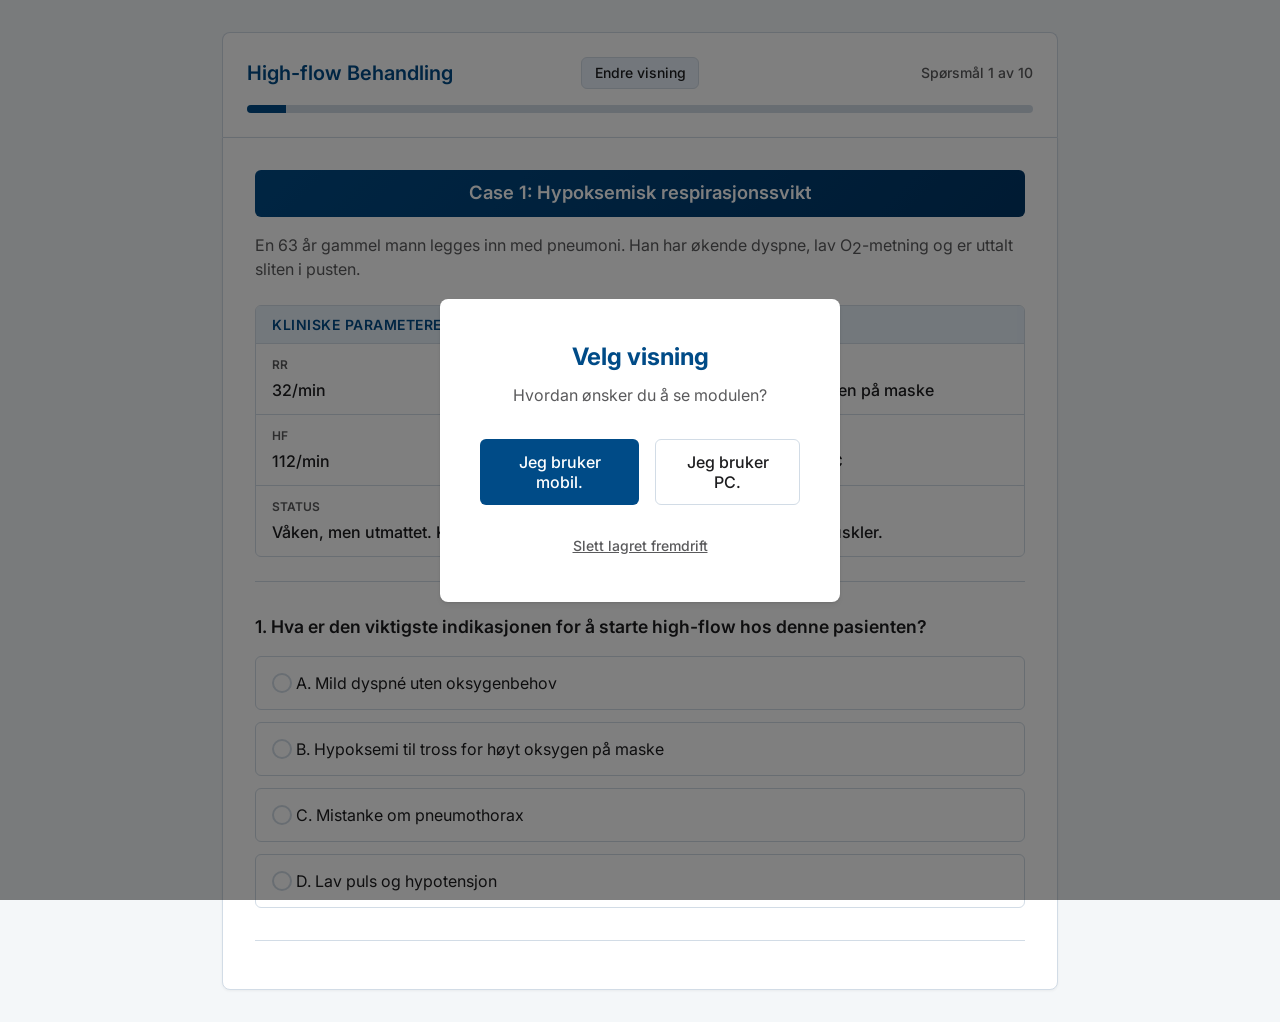
<file: index.html>
<!DOCTYPE html>
<html lang="no">
<head>
    <meta charset="UTF-8">
    <meta name="viewport" content="width=device-width, initial-scale=1.0">
    <title>High-flow Behandling: Case-oppgaver</title>
    <link rel="stylesheet" href="style.css">
    <link href="https://fonts.googleapis.com/css2?family=Inter:wght@300;400;500;600;700&display=swap" rel="stylesheet">
</head>
<body>

    <!-- Skjerm for å velge visning (Mobil / Desktop) -->
    <div id="view-selector" class="view-selector-overlay active">
        <div class="view-selector-card">
            <h2>Velg visning</h2>
            <p>Hvordan ønsker du å se modulen?</p>
            <div class="view-options">
                <button class="btn btn-primary" onclick="setViewMode('mobile')">Jeg bruker mobil.</button>
                <button class="btn btn-secondary" onclick="setViewMode('desktop')">Jeg bruker PC.</button>
            </div>
            <button class="btn btn-text" onclick="resetProgress()">Slett lagret fremdrift</button>
        </div>
    </div>

    <div id="app-container" class="app-container desktop">
        
        <!-- Header & Progress -->
        <header class="app-header">
            <div class="header-top">
                <h1>High-flow Behandling</h1>
                <button class="btn btn-secondary btn-sm" onclick="showViewSelector()">Endre visning</button>
                <span class="progress-text" id="progress-text">Spørsmål 1 av 10</span>
            </div>
            <div class="progress-bar-container">
                <div class="progress-bar-fill" id="progress-bar-fill"></div>
            </div>
        </header>

        <!-- Main Content Area -->
        <main class="app-main">
            <!-- Clinical Case Context -->
            <section class="case-section">
                <h2 id="case-title" class="case-title">Case tittel</h2>
                <div class="case-description" id="case-description">
                    Pasientbeskrivelse...
                </div>

                <!-- Clinical Data Box (Vitalia) -->
                <div class="clinical-data-box">
                    <div class="clinical-header">Kliniske parametere ved ankomst</div>
                    <div class="clinical-grid" id="clinical-grid">
                        <!-- Genereres fra JS -->
                    </div>
                </div>
            </section>

            <!-- Question and Options Area -->
            <section class="question-section" id="question-section">
                <h3 class="question-text" id="question-text">Spørsmålstekst?</h3>
                <div class="options-container" id="options-container">
                    <!-- Genereres fra JS -->
                </div>
            </section>

            <!-- Reasoning (Feedback) Area -->
            <section class="feedback-section hidden" id="feedback-section">
                <div class="feedback-box" id="feedback-box">
                    <p class="feedback-text" id="feedback-text">Feedback kommer her...</p>
                </div>
            </section>

            <!-- Action Area -->
            <footer class="app-footer">
                <button id="back-btn" class="btn btn-secondary btn-back hidden" onclick="previousQuestion()">Tilbake</button>
                <button id="next-btn" class="btn btn-primary btn-next hidden" onclick="nextQuestion()">Neste</button>
            </footer>
        </main>

        <!-- Completion Screen -->
        <div id="completion-screen" class="completion-screen hidden">
            <div class="completion-card">
                <h2>🎉 Bra jobbet!</h2>
                <p id="completion-score"></p>
                <p>Du har nå fullført oppgavene og kan gå videre til neste side.</p>
                <button class="btn btn-primary" onclick="restartModule()">Start på nytt</button>
            </div>
        </div>

    </div>

    <script src="script.js"></script>
</body>
</html>
</file>
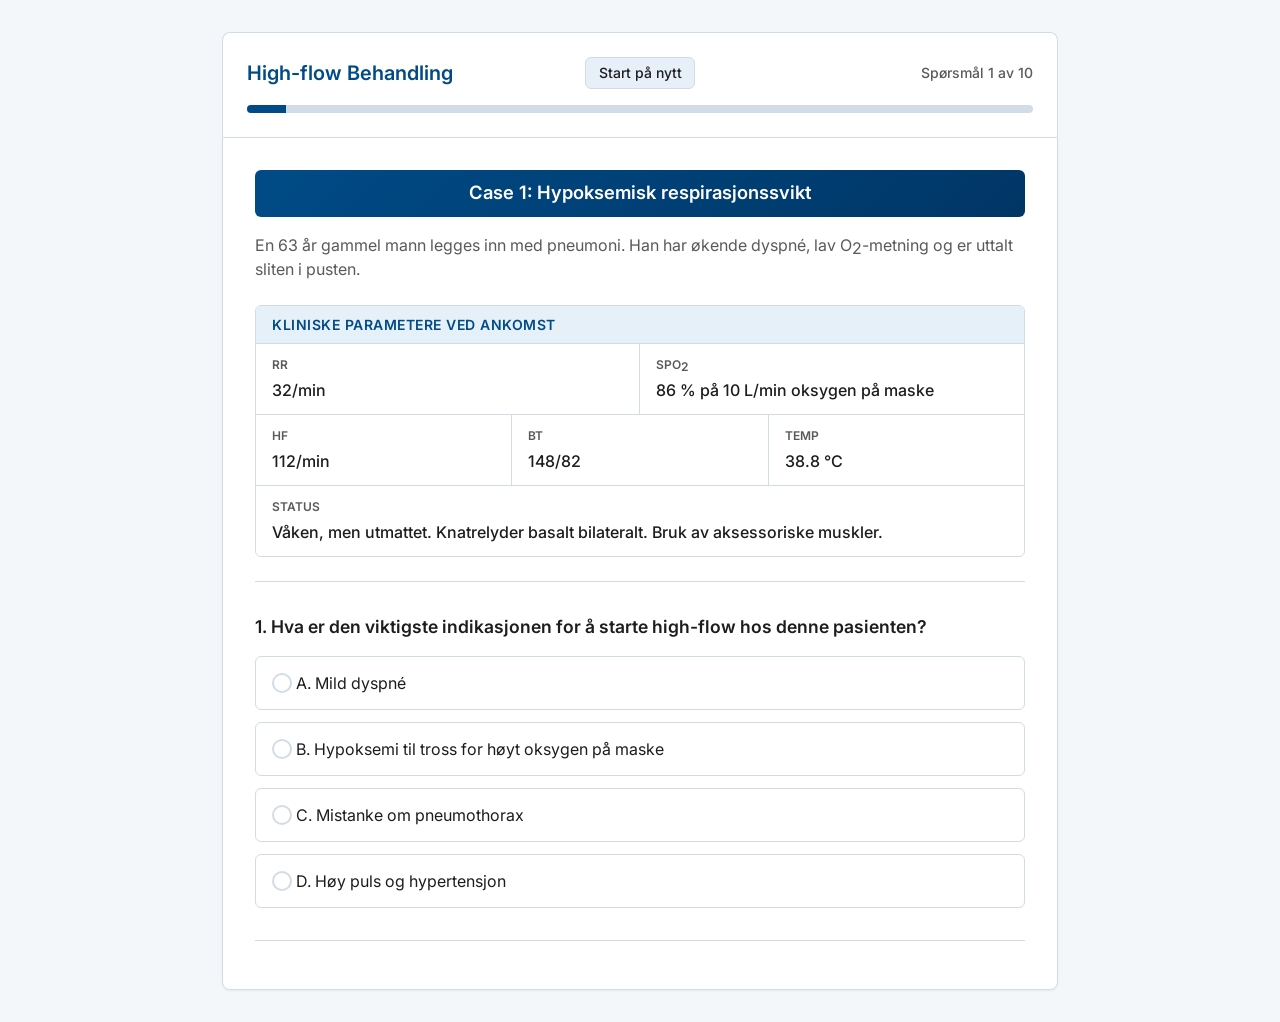
<file: Adaptiv_Versjon/index.html>
<!DOCTYPE html>
<html lang="no">
<head>
    <meta charset="UTF-8">
    <meta name="viewport" content="width=device-width, initial-scale=1.0">
    <title>High-flow Behandling: Case-oppgaver</title>
    <link rel="stylesheet" href="style.css">
    <link href="https://fonts.googleapis.com/css2?family=Inter:wght@300;400;500;600;700&display=swap" rel="stylesheet">
</head>
<body>

    <div id="app-container" class="app-container">
        
        <!-- Header & Progress -->
        <header class="app-header">
            <div class="header-top">
                <h1>High-flow Behandling</h1>
                <button class="btn btn-secondary btn-sm" onclick="resetProgress(this)">Start på nytt</button>
                <span class="progress-text" id="progress-text">Spørsmål 1 av 10</span>
            </div>
            <div class="progress-bar-container">
                <div class="progress-bar-fill" id="progress-bar-fill"></div>
            </div>
        </header>

        <!-- Main Content Area -->
        <main class="app-main">
            <!-- Clinical Case Context -->
            <section class="case-section">
                <h2 id="case-title" class="case-title">Case tittel</h2>
                <div class="case-description" id="case-description">
                    Pasientbeskrivelse...
                </div>

                <!-- Clinical Data Box (Vitalia) -->
                <div class="clinical-data-box">
                    <div class="clinical-header">Kliniske parametere ved ankomst</div>
                    <div class="clinical-grid" id="clinical-grid">
                        <!-- Genereres fra JS -->
                    </div>
                </div>
            </section>

            <!-- Question and Options Area -->
            <section class="question-section" id="question-section">
                <h3 class="question-text" id="question-text">Spørsmålstekst?</h3>
                <div class="options-container" id="options-container">
                    <!-- Genereres fra JS -->
                </div>
            </section>

            <!-- Reasoning (Feedback) Area -->
            <section class="feedback-section hidden" id="feedback-section">
                <div class="feedback-box" id="feedback-box">
                    <p class="feedback-text" id="feedback-text">Feedback kommer her...</p>
                </div>
            </section>

            <!-- Action Area -->
            <footer class="app-footer">
                <button id="back-btn" class="btn btn-secondary btn-back hidden" onclick="previousQuestion()">Tilbake</button>
                <button id="next-btn" class="btn btn-primary btn-next hidden" onclick="nextQuestion()">Neste</button>
            </footer>
        </main>

        <!-- Completion Screen -->
        <div id="completion-screen" class="completion-screen hidden">
            <div class="completion-card">
                <h2>🎉 Bra jobbet!</h2>
                <p id="completion-score"></p>
                <p>Du har nå fullført oppgaven, skroll ned og gå videre til neste leksjon.</p>
                <button class="btn btn-primary" onclick="restartModule()">Start på nytt</button>
            </div>
        </div>

    </div>

    <script src="script.js"></script>
</body>
</html>
</file>
<file: style.css>
:root {
    /* Clinical Color Palette */
    --hso-blue: #004b87;
    --hso-blue-light: #e6f0f9;
    --hso-blue-hover: #003666;
    
    --bg-main: #f4f7f9;
    --bg-card: #ffffff;
    
    --text-primary: #1d1d1f;
    --text-secondary: #5a5a5c;
    
    --border-color: #d2dce6;
    --shadow-sm: 0 1px 3px rgba(0,0,0,0.05);
    --shadow-md: 0 4px 6px rgba(0,0,0,0.05), 0 1px 3px rgba(0,0,0,0.1);
    
    /* Feedback Colors */
    --correct-border: #28a745;
    --correct-bg: #eafbee;
    --correct-text: #1d7c30;
    
    --incorrect-border: #dc3545;
    --incorrect-bg: #fbeded;
    --incorrect-text: #b02331;
    
    --clinical-red: #d32f2f; /* For vital signs like high pulse/low spo2 if we want to highlight, but sticking to clinical neutral for now */
    
    --transition: all 0.2s ease;
}

* {
    box-sizing: border-box;
    margin: 0;
    padding: 0;
}

body {
    font-family: 'Inter', -apple-system, sans-serif;
    background-color: var(--bg-main);
    color: var(--text-primary);
    line-height: 1.5;
}

sub {
    font-size: 1em;
    vertical-align: -0.2em;
    line-height: 0;
}

/* App Container (Desktop vs Mobile handling) */
.app-container {
    margin: 0 auto;
    min-height: 100vh;
    position: relative;
    background-color: var(--bg-main);
    display: flex;
    flex-direction: column;
    transition: max-width 0.3s ease;
}

.app-container.desktop {
    max-width: 900px;
    padding: 2rem;
}

.app-container.mobile {
    max-width: 480px;
    padding: 0;
    background-color: #fff;
    box-shadow: 0 0 20px rgba(0,0,0,0.1);
}

.app-container.mobile .app-main {
    padding: 1rem;
    border: none;
    box-shadow: none;
}

.app-container.mobile .app-header {
    border-radius: 0;
}

/* Header & Progress */
.app-header {
    background-color: var(--bg-card);
    padding: 1.5rem;
    border-radius: 8px 8px 0 0;
    border: 1px solid var(--border-color);
    border-bottom: none;
}

.header-top {
    display: flex;
    justify-content: space-between;
    align-items: center;
    margin-bottom: 1rem;
}

.header-top h1 {
    flex: 1;
    text-align: left;
    font-size: 1.25rem;
    font-weight: 600;
    color: var(--hso-blue);
}

.header-top .btn {
    flex: 0 0 auto;
    margin: 0 0.5rem;
    background-color: #E7F0F9;
    text-align: center;
}

.progress-text {
    flex: 1;
    text-align: right;
    font-size: 0.875rem;
    color: var(--text-secondary);
    font-weight: 500;
}

.progress-bar-container {
    height: 8px;
    background-color: var(--border-color);
    border-radius: 4px;
    overflow: hidden;
}

.progress-bar-fill {
    height: 100%;
    background-color: var(--hso-blue);
    transition: width 0.4s ease;
}

/* Main Content */
.app-main {
    background-color: var(--bg-card);
    border: 1px solid var(--border-color);
    border-radius: 0 0 8px 8px;
    padding: 2rem;
    flex-grow: 1;
    display: flex;
    flex-direction: column;
    gap: 2rem;
    box-shadow: var(--shadow-sm);
}

/* Case Section */
.case-section {
    border-bottom: 1px solid var(--border-color);
    padding-bottom: 1.5rem;
}

.case-title {
    font-size: 1.15rem;
    font-weight: 600;
    margin-bottom: 1rem;
    color: white;
    background: linear-gradient(135deg, var(--hso-blue), var(--hso-blue-hover));
    padding: 0.6rem 1rem;
    border-radius: 6px;
    text-align: center;
}

.case-description {
    font-size: 1rem;
    color: var(--text-secondary);
    margin-bottom: 1.5rem;
}

/* Clinical Data Box */
.clinical-data-box {
    border: 1px solid var(--border-color);
    border-radius: 6px;
    overflow: hidden;
}

.clinical-header {
    background-color: var(--hso-blue-light);
    color: var(--hso-blue);
    padding: 0.5rem 1rem;
    font-weight: 600;
    font-size: 0.875rem;
    letter-spacing: 0.5px;
    text-transform: uppercase;
    border-bottom: 1px solid var(--border-color);
}

.clinical-grid {
    display: grid;
    grid-template-columns: repeat(12, 1fr);
    gap: 1px;
    background-color: var(--border-color);
}

.clinical-item {
    background-color: var(--bg-card);
    padding: 0.75rem 1rem;
}

.clinical-label {
    font-size: 0.75rem;
    color: var(--text-secondary);
    text-transform: uppercase;
    margin-bottom: 0.25rem;
    font-weight: 600;
}

.clinical-value {
    font-size: 1rem;
    font-weight: 500;
    color: var(--text-primary);
}

.clinical-item.grid-row-1 {
    grid-column: span 6;
}

.clinical-item.grid-row-2.span-4 {
    grid-column: span 4;
}

.clinical-item.grid-row-2.span-3 {
    grid-column: span 3;
}

.clinical-item.grid-row-2.span-6 {
    grid-column: span 6;
}

.clinical-item.full-width {
    grid-column: 1 / -1;
}

/* Question Section */
.question-text {
    font-size: 1.1rem;
    font-weight: 600;
    margin-bottom: 1rem;
}

.options-container {
    display: flex;
    flex-direction: column;
    gap: 0.75rem;
}

.option-btn {
    text-align: left;
    padding: 1rem 1.25rem;
    background-color: var(--bg-card);
    border: 1px solid var(--border-color);
    border-radius: 6px;
    font-size: 1rem;
    color: var(--text-primary);
    cursor: pointer;
    transition: var(--transition);
    font-family: inherit;
    position: relative;
    padding-left: 2.5rem;
}

.option-btn::before {
    content: '';
    position: absolute;
    left: 1rem;
    top: 50%;
    transform: translateY(-50%);
    width: 16px;
    height: 16px;
    border: 2px solid var(--border-color);
    border-radius: 50%;
    transition: var(--transition);
}

.option-btn:hover:not(:disabled) {
    border-color: var(--hso-blue);
    background-color: var(--hso-blue-light);
}

.option-btn:hover:not(:disabled)::before {
    border-color: var(--hso-blue);
}

.option-btn.selected-correct {
    border-color: var(--correct-border);
    background-color: var(--correct-bg);
    color: var(--correct-text);
}

.option-btn.selected-correct::before {
    border-color: var(--correct-border);
    background-color: var(--correct-border);
}

.option-btn.selected-incorrect {
    border-color: var(--incorrect-border);
    background-color: var(--incorrect-bg);
    color: var(--incorrect-text);
}

.option-btn.selected-incorrect::before {
    border-color: var(--incorrect-border);
    background-color: var(--incorrect-border);
}

.option-btn.correct-reveal {
    border-color: var(--correct-border);
    border-width: 2px;
}

.option-btn:disabled {
    cursor: default;
    opacity: 0.6;
}

/* Feedback Section */
.feedback-section {
    animation: fadeIn 0.4s ease;
}

.feedback-box {
    padding: 1.25rem;
    border-radius: 6px;
    border-left: 4px solid var(--hso-blue);
    background-color: var(--bg-main);
}

.feedback-box.correct {
    border-left-color: var(--correct-border);
    background-color: var(--correct-bg);
}

.feedback-box.incorrect {
    border-left-color: var(--incorrect-border);
    background-color: var(--incorrect-bg);
}

.feedback-title {
    font-size: 0.9rem;
    font-weight: 700;
    text-transform: uppercase;
    margin-bottom: 0.5rem;
}

.feedback-text {
    font-size: 0.95rem;
}

/* Footer & Buttons */
.app-footer {
    display: flex;
    justify-content: space-between;
    align-items: center;
    padding-top: 1rem;
    border-top: 1px solid var(--border-color);
    gap: 0.5rem;
}

.btn-back {
    margin-right: auto;
}

.btn {
    padding: 0.75rem 1.5rem;
    font-size: 1rem;
    font-weight: 500;
    border-radius: 6px;
    cursor: pointer;
    transition: var(--transition);
    border: none;
    font-family: inherit;
}

.btn-primary {
    background-color: var(--hso-blue);
    color: white;
}

.btn-primary:hover {
    background-color: var(--hso-blue-hover);
}

.btn-secondary {
    background-color: white;
    color: var(--text-primary);
    border: 1px solid var(--border-color);
}

.btn-secondary:hover {
    background-color: var(--bg-main);
}

.btn-sm {
    padding: 0.4rem 0.8rem;
    font-size: 0.875rem;
}

.btn-text {
    background: none;
    color: var(--text-secondary);
    padding: 0.5rem;
    font-size: 0.875rem;
    text-decoration: underline;
}

.btn-text:hover {
    color: var(--text-primary);
}

/* View Selector Overlay */
.view-selector-overlay {
    position: fixed;
    top: 0; left: 0; width: 100%; height: 100%;
    background-color: rgba(0,0,0,0.5);
    display: flex;
    justify-content: center;
    align-items: center;
    z-index: 1000;
    opacity: 0;
    pointer-events: none;
    transition: opacity 0.3s;
}

.view-selector-overlay.active {
    opacity: 1;
    pointer-events: all;
}

.view-selector-card {
    background: var(--bg-card);
    padding: 2.5rem;
    border-radius: 8px;
    box-shadow: var(--shadow-md);
    text-align: center;
    max-width: 400px;
    width: 90%;
}

.view-selector-card h2 {
    margin-bottom: 0.5rem;
    color: var(--hso-blue);
}

.view-selector-card p {
    margin-bottom: 2rem;
    color: var(--text-secondary);
}

.view-options {
    display: flex;
    gap: 1rem;
    justify-content: center;
    margin-bottom: 1.5rem;
}

/* Completion Screen */
.completion-screen {
    position: absolute;
    top: 0; left: 0; width: 100%; height: 100%;
    background-color: var(--bg-card);
    display: flex;
    justify-content: center;
    align-items: center;
    z-index: 100;
    border-radius: 8px;
}

.completion-card {
    text-align: center;
    padding: 2rem;
    max-width: 500px;
}

.completion-card h2 {
    color: var(--hso-blue);
    font-size: 1.75rem;
    margin-bottom: 1rem;
}

.completion-card p {
    color: var(--text-secondary);
    margin-bottom: 1.5rem;
}

.completion-links {
    text-align: left;
    background-color: var(--bg-main);
    padding: 1.5rem;
    border-radius: 6px;
    border: 1px solid var(--border-color);
    margin-bottom: 2rem;
}

.completion-links ul {
    margin-top: 0.5rem;
    padding-left: 1.5rem;
    color: var(--hso-blue);
}

/* Helpers */
.hidden {
    display: none !important;
}

/* Fade transition for question changes (UX-3) */
.app-main.fade-out {
    opacity: 0;
    transform: translateY(-8px);
    transition: opacity 0.25s ease, transform 0.25s ease;
}

.app-main.fade-in {
    opacity: 1;
    transform: translateY(0);
    transition: opacity 0.3s ease, transform 0.3s ease;
}

/* New case banner removed */

@keyframes fadeIn {
    from { opacity: 0; transform: translateY(-5px); }
    to { opacity: 1; transform: translateY(0); }
}

/* Bug 4 fix: Responsive media queries for narrow screens */
@media (max-width: 600px) {
    .app-container.desktop {
        padding: 0.5rem;
    }

    .app-header {
        padding: 1rem;
    }

    .header-top h1 {
        font-size: 1rem;
    }

    .progress-text {
        font-size: 0.75rem;
    }

    .app-main {
        padding: 1rem;
        gap: 1.25rem;
    }

    .case-title {
        font-size: 1rem;
    }

    .case-description {
        font-size: 0.9rem;
    }

    .clinical-grid {
        grid-template-columns: repeat(2, 1fr);
    }

    .clinical-item.grid-row-1,
    .clinical-item.grid-row-2.span-4,
    .clinical-item.grid-row-2.span-3,
    .clinical-item.grid-row-2.span-6 {
        grid-column: span 1;
    }

    .clinical-item.full-width {
        grid-column: span 2;
    }

    .clinical-label {
        font-size: 0.7rem;
    }

    .clinical-value {
        font-size: 0.875rem;
    }

    .question-text {
        font-size: 0.95rem;
    }

    .option-btn {
        padding: 0.75rem 1rem;
        padding-left: 2.25rem;
        font-size: 0.9rem;
    }

    .feedback-box {
        padding: 1rem;
    }

    .feedback-text {
        font-size: 0.875rem;
    }

    .btn {
        padding: 0.6rem 1.2rem;
        font-size: 0.9rem;
    }

    .view-selector-card {
        padding: 1.5rem;
    }

    .completion-card h2 {
        font-size: 1.35rem;
    }

    .completion-card p {
        font-size: 0.9rem;
    }
}
</file>
<file: Adaptiv_Versjon/style.css>
:root {
    /* Clinical Color Palette */
    --hso-blue: #004b87;
    --hso-blue-light: #e6f0f9;
    --hso-blue-hover: #003666;
    
    --bg-main: #f4f7f9;
    --bg-card: #ffffff;
    
    --text-primary: #1d1d1f;
    --text-secondary: #5a5a5c;
    
    --border-color: #d2dce6;
    --shadow-sm: 0 1px 3px rgba(0,0,0,0.05);
    --shadow-md: 0 4px 6px rgba(0,0,0,0.05), 0 1px 3px rgba(0,0,0,0.1);
    
    /* Feedback Colors */
    --correct-border: #28a745;
    --correct-bg: #eafbee;
    --correct-text: #1d7c30;
    
    --incorrect-border: #dc3545;
    --incorrect-bg: #fbeded;
    --incorrect-text: #b02331;
    
    --clinical-red: #d32f2f; /* For vital signs like high pulse/low spo2 if we want to highlight, but sticking to clinical neutral for now */
    
    --transition: all 0.2s ease;
}

* {
    box-sizing: border-box;
    margin: 0;
    padding: 0;
}

body {
    font-family: 'Inter', -apple-system, sans-serif;
    background-color: var(--bg-main);
    color: var(--text-primary);
    line-height: 1.5;
}

sub {
    font-size: 1em;
    vertical-align: -0.2em;
    line-height: 0;
}

/* App Container (Responsive Layout) */
.app-container {
    margin: 0 auto;
    min-height: 100vh;
    position: relative;
    background-color: var(--bg-main);
    display: flex;
    flex-direction: column;
    width: 100%;
}

/* Desktop layout (default style for larger viewports) */
.app-container {
    max-width: 900px;
    padding: 2rem;
}

/* Mobile/Tablet layout: automatic when width <= 768px */
@media (max-width: 768px) {
    .app-container {
        max-width: 100%;
        padding: 0;
        background-color: #fff;
    }

    .app-container .app-main {
        padding: 1rem;
        border: none;
        box-shadow: none;
        border-radius: 0;
    }

    .app-container .app-header {
        border-radius: 0;
        border-left: none;
        border-right: none;
        border-top: none;
    }
}

/* Header & Progress */
.app-header {
    background-color: var(--bg-card);
    padding: 1.5rem;
    border-radius: 8px 8px 0 0;
    border: 1px solid var(--border-color);
    border-bottom: none;
}

.header-top {
    display: flex;
    justify-content: space-between;
    align-items: center;
    margin-bottom: 1rem;
}

.header-top h1 {
    flex: 1;
    text-align: left;
    font-size: 1.25rem;
    font-weight: 600;
    color: var(--hso-blue);
}

.header-top .btn {
    flex: 0 0 auto;
    margin: 0 0.5rem;
    background-color: #E7F0F9;
    text-align: center;
}

.progress-text {
    flex: 1;
    text-align: right;
    font-size: 0.875rem;
    color: var(--text-secondary);
    font-weight: 500;
}

.progress-bar-container {
    height: 8px;
    background-color: var(--border-color);
    border-radius: 4px;
    overflow: hidden;
}

.progress-bar-fill {
    height: 100%;
    background-color: var(--hso-blue);
    transition: width 0.4s ease;
}

/* Main Content */
.app-main {
    background-color: var(--bg-card);
    border: 1px solid var(--border-color);
    border-radius: 0 0 8px 8px;
    padding: 2rem;
    flex-grow: 1;
    display: flex;
    flex-direction: column;
    gap: 2rem;
    box-shadow: var(--shadow-sm);
}

/* Case Section */
.case-section {
    border-bottom: 1px solid var(--border-color);
    padding-bottom: 1.5rem;
}

.case-title {
    font-size: 1.15rem;
    font-weight: 600;
    margin-bottom: 1rem;
    color: white;
    background: linear-gradient(135deg, var(--hso-blue), var(--hso-blue-hover));
    padding: 0.6rem 1rem;
    border-radius: 6px;
    text-align: center;
}

.case-description {
    font-size: 1rem;
    color: var(--text-secondary);
    margin-bottom: 1.5rem;
}

/* Clinical Data Box */
.clinical-data-box {
    border: 1px solid var(--border-color);
    border-radius: 6px;
    overflow: hidden;
}

.clinical-header {
    background-color: var(--hso-blue-light);
    color: var(--hso-blue);
    padding: 0.5rem 1rem;
    font-weight: 600;
    font-size: 0.875rem;
    letter-spacing: 0.5px;
    text-transform: uppercase;
    border-bottom: 1px solid var(--border-color);
}

.clinical-grid {
    display: grid;
    grid-template-columns: repeat(12, 1fr);
    gap: 1px;
    background-color: var(--border-color);
}

.clinical-item {
    background-color: var(--bg-card);
    padding: 0.75rem 1rem;
}

.clinical-label {
    font-size: 0.75rem;
    color: var(--text-secondary);
    text-transform: uppercase;
    margin-bottom: 0.25rem;
    font-weight: 600;
}

.clinical-value {
    font-size: 1rem;
    font-weight: 500;
    color: var(--text-primary);
}

.clinical-item.grid-row-1 {
    grid-column: span 6;
}

.clinical-item.grid-row-2.span-4 {
    grid-column: span 4;
}

.clinical-item.grid-row-2.span-3 {
    grid-column: span 3;
}

.clinical-item.grid-row-2.span-6 {
    grid-column: span 6;
}

.clinical-item.full-width {
    grid-column: 1 / -1;
}

/* Question Section */
.question-text {
    font-size: 1.1rem;
    font-weight: 600;
    margin-bottom: 1rem;
}

.options-container {
    display: flex;
    flex-direction: column;
    gap: 0.75rem;
}

.option-btn {
    text-align: left;
    padding: 1rem 1.25rem;
    background-color: var(--bg-card);
    border: 1px solid var(--border-color);
    border-radius: 6px;
    font-size: 1rem;
    color: var(--text-primary);
    cursor: pointer;
    transition: var(--transition);
    font-family: inherit;
    position: relative;
    padding-left: 2.5rem;
}

.option-btn::before {
    content: '';
    position: absolute;
    left: 1rem;
    top: 50%;
    transform: translateY(-50%);
    width: 16px;
    height: 16px;
    border: 2px solid var(--border-color);
    border-radius: 50%;
    transition: var(--transition);
}

.option-btn:hover:not(:disabled) {
    border-color: var(--hso-blue);
    background-color: var(--hso-blue-light);
}

.option-btn:hover:not(:disabled)::before {
    border-color: var(--hso-blue);
}

.option-btn.selected-correct {
    border-color: var(--correct-border);
    background-color: var(--correct-bg);
    color: var(--correct-text);
}

.option-btn.selected-correct::before {
    border-color: var(--correct-border);
    background-color: var(--correct-border);
}

.option-btn.selected-incorrect {
    border-color: var(--incorrect-border);
    background-color: var(--incorrect-bg);
    color: var(--incorrect-text);
}

.option-btn.selected-incorrect::before {
    border-color: var(--incorrect-border);
    background-color: var(--incorrect-border);
}

.option-btn.correct-reveal {
    border-color: var(--correct-border);
    border-width: 2px;
}

.option-btn:disabled {
    cursor: default;
    opacity: 0.6;
}

/* Feedback Section */
.feedback-section {
    animation: fadeIn 0.4s ease;
}

.feedback-box {
    padding: 1.25rem;
    border-radius: 6px;
    border-left: 4px solid var(--hso-blue);
    background-color: var(--bg-main);
}

.feedback-box.correct {
    border-left-color: var(--correct-border);
    background-color: var(--correct-bg);
}

.feedback-box.incorrect {
    border-left-color: var(--incorrect-border);
    background-color: var(--incorrect-bg);
}

.feedback-title {
    font-size: 0.9rem;
    font-weight: 700;
    text-transform: uppercase;
    margin-bottom: 0.5rem;
}

.feedback-text {
    font-size: 0.95rem;
}

/* Footer & Buttons */
.app-footer {
    display: flex;
    justify-content: space-between;
    align-items: center;
    padding-top: 1rem;
    border-top: 1px solid var(--border-color);
    gap: 0.5rem;
}

.btn-back {
    margin-right: auto;
}

.btn {
    padding: 0.75rem 1.5rem;
    font-size: 1rem;
    font-weight: 500;
    border-radius: 6px;
    cursor: pointer;
    transition: var(--transition);
    border: none;
    font-family: inherit;
}

.btn-primary {
    background-color: var(--hso-blue);
    color: white;
}

.btn-primary:hover {
    background-color: var(--hso-blue-hover);
}

.btn-secondary {
    background-color: white;
    color: var(--text-primary);
    border: 1px solid var(--border-color);
}

.btn-secondary:hover {
    background-color: var(--bg-main);
}

.btn-sm {
    padding: 0.4rem 0.8rem;
    font-size: 0.875rem;
}

.btn-text {
    background: none;
    color: var(--text-secondary);
    padding: 0.5rem;
    font-size: 0.875rem;
    text-decoration: underline;
}

.btn-text:hover {
    color: var(--text-primary);
}

/* View selector styles removed - responsive layout is now automatic */

/* Completion Screen */
.completion-screen {
    position: absolute;
    top: 0; left: 0; width: 100%; height: 100%;
    background-color: var(--bg-card);
    display: flex;
    justify-content: center;
    align-items: center;
    z-index: 100;
    border-radius: 8px;
}

.completion-card {
    text-align: center;
    padding: 2rem;
    max-width: 500px;
}

.completion-card h2 {
    color: var(--hso-blue);
    font-size: 1.75rem;
    margin-bottom: 1rem;
}

.completion-card p {
    color: var(--text-secondary);
    margin-bottom: 1.5rem;
}

.completion-links {
    text-align: left;
    background-color: var(--bg-main);
    padding: 1.5rem;
    border-radius: 6px;
    border: 1px solid var(--border-color);
    margin-bottom: 2rem;
}

.completion-links ul {
    margin-top: 0.5rem;
    padding-left: 1.5rem;
    color: var(--hso-blue);
}

/* Helpers */
.hidden {
    display: none !important;
}

/* Fade transition for question changes (UX-3) */
.app-main.fade-out {
    opacity: 0;
    transform: translateY(-8px);
    transition: opacity 0.25s ease, transform 0.25s ease;
}

.app-main.fade-in {
    opacity: 1;
    transform: translateY(0);
    transition: opacity 0.3s ease, transform 0.3s ease;
}

/* New case banner removed */

@keyframes fadeIn {
    from { opacity: 0; transform: translateY(-5px); }
    to { opacity: 1; transform: translateY(0); }
}

/* Bug 4 fix: Responsive media queries for narrow screens */
@media (max-width: 600px) {
    .app-container {
        padding: 0;
    }

    .app-header {
        padding: 1rem;
    }

    .header-top h1 {
        font-size: 1rem;
    }

    .progress-text {
        font-size: 0.75rem;
    }

    .app-main {
        padding: 1rem;
        gap: 1.25rem;
    }

    .case-title {
        font-size: 1rem;
    }

    .case-description {
        font-size: 0.9rem;
    }

    .clinical-grid {
        grid-template-columns: repeat(2, 1fr);
    }

    .clinical-item.grid-row-1,
    .clinical-item.grid-row-2.span-4,
    .clinical-item.grid-row-2.span-3,
    .clinical-item.grid-row-2.span-6 {
        grid-column: span 1;
    }

    .clinical-item.full-width {
        grid-column: span 2;
    }

    .clinical-label {
        font-size: 0.7rem;
    }

    .clinical-value {
        font-size: 0.875rem;
    }

    .question-text {
        font-size: 0.95rem;
    }

    .option-btn {
        padding: 0.75rem 1rem;
        padding-left: 2.25rem;
        font-size: 0.9rem;
    }

    .feedback-box {
        padding: 1rem;
    }

    .feedback-text {
        font-size: 0.875rem;
    }

    .btn {
        padding: 0.6rem 1.2rem;
        font-size: 0.9rem;
    }

    .view-selector-card {
        padding: 1.5rem;
    }

    .completion-card h2 {
        font-size: 1.35rem;
    }

    .completion-card p {
        font-size: 0.9rem;
    }
}
</file>
